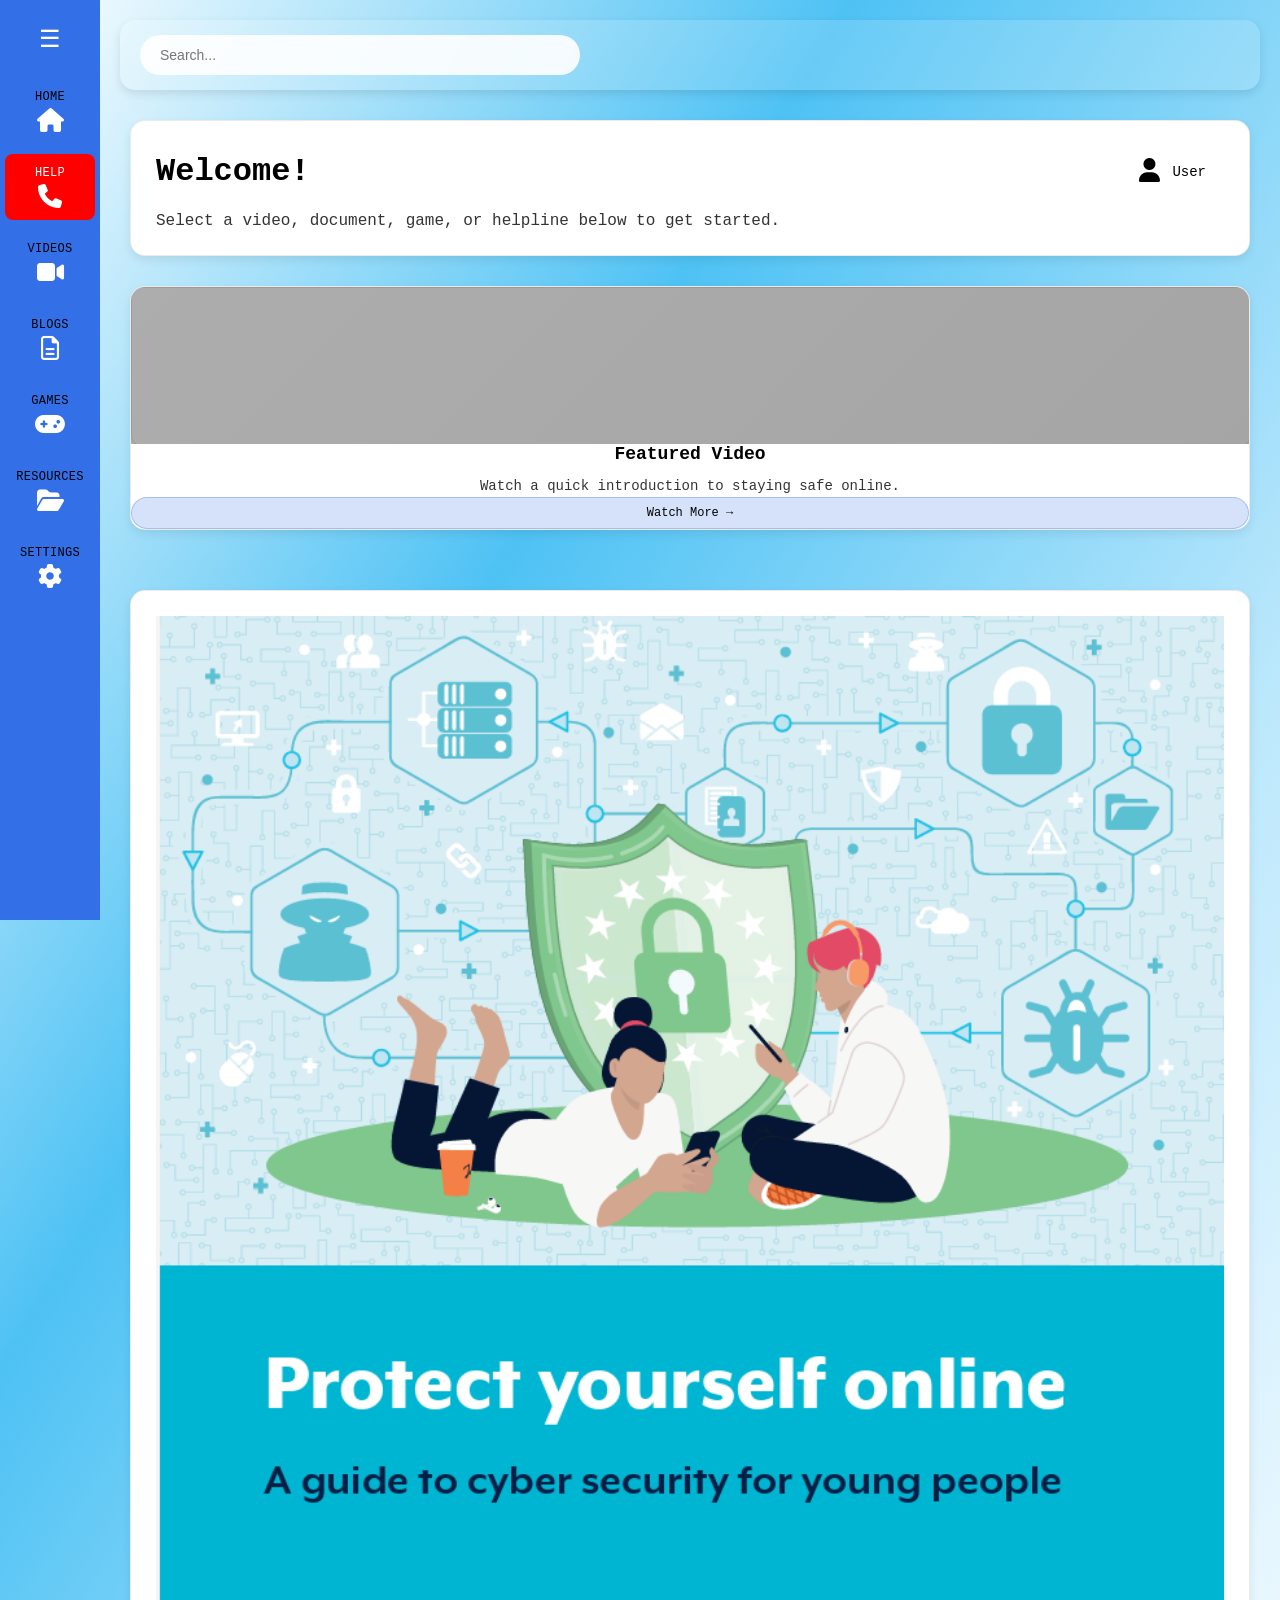
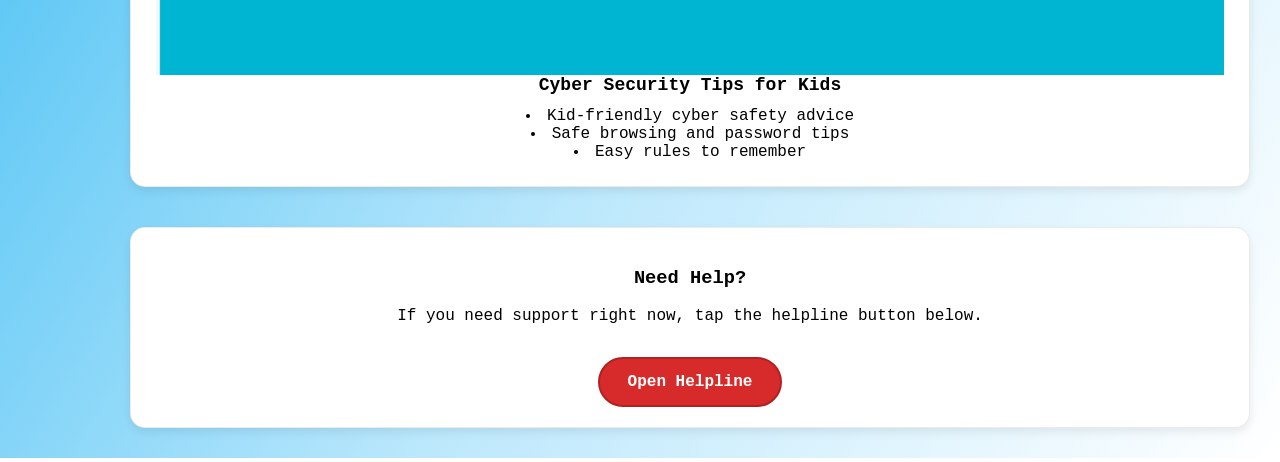
<file: index.html>
<!DOCTYPE html>
<html lang="en">
<head>
  <meta charset="UTF-8">
  <meta name="viewport" content="width=device-width, initial-scale=1.0">
  <title>My Dashboard</title>
  <link rel="stylesheet" href="Homepage.css">
  <link rel="stylesheet" href="https://cdnjs.cloudflare.com/ajax/libs/font-awesome/6.5.1/css/all.min.css"  />
</head>
<body>


  <div class="dashboard">
    <div id="mySidenav" class="sidenav">
      <button id="toggleSidebar" class="toggle-btn" title="Toggle Sidebar">☰</button>
      <a href="#" data-section="home" class="nav-link"><span class="label">Home</span><i class="fa-solid fa-house"></i></a>
      <a href="help.html" data-section="help" class="nav-link"><span class="label">Help</span><i class="fa-solid fa-phone"></i></a>
      <a href="videos.html" data-section="videos" class="nav-link"><span class="label">Videos</span><i class="fa-solid fa-video"></i></a>
      <a href="blogs.html" data-section="blogs" class="nav-link"><span class="label">Blogs</span><i class="fa-regular fa-file-lines"></i></a>
      <a href="games.html" data-section="games" class="nav-link"><span class="label">Games</span><i class="fa-solid fa-gamepad"></i></a>
      <a href="resources.html" data-section="resources" class="nav-link"><span class="label">Resources</span><i class="fa-solid fa-folder-open"></i></a>
      <a href="settings.html" data-section="settings" class="nav-link"><span class="label">Settings</span><i class="fa-solid fa-gear"></i></a>
    </div>
    <div id="main" class="main">
        <div class="topbar">
            <div class="topbar-content">
                <input type="text" class="search" placeholder="Search..." id="searchInput">
            </div>
        </div>
        
        <div class="welcome-card card">
            <div class="welcome-header">
                <h1>Welcome!</h1>
                <div class="user-profile">
                    <span class="user-icon"><i class="fa-solid fa-user"></i></span>
                    <span class="user-name" id="userName">User</span>
                </div>
            </div>
            <p>Select a video, document, game, or helpline below to get started.</p>
        </div>

        <div class="cards-container">
            <div class="video-card card">
                <div class="card-thumbnail video-thumb">
                    <iframe src="https://www.youtube.com/embed/88-FENio9Yw?si=hyarHoquwA7sNolQ" title="Cybersecurity overview" frameborder="0" allow="accelerometer; autoplay; clipboard-write; encrypted-media; gyroscope; picture-in-picture; web-share" allowfullscreen></iframe>
                </div>
                <h3>Featured Video</h3>
                <p>Watch a quick introduction to staying safe online.</p>
                <a href="videos.html" class="card-link">Watch More →</a>
            </div>
           <div class="cards-container">
            <div class="blog-card card">
                <div class="card-thumbnail pdf-thumb">
                    <img src="Screenshot 2026-04-13 194300.png" alt="Protect yourself online thumbnail">
                </div>
            <h3>Cyber Security Tips for Kids</h3>
                    <li>Kid-friendly cyber safety advice</li>
                    <li>Safe browsing and password tips</li>
                    <li>Easy rules to remember</li>
                </ul>
</div>
             <div class="helpline-card card">
                <h3>Need Help?</h3>
                <p>If you need support right now, tap the helpline button below.</p>
                <a href="help.html" class="helpline-button">Open Helpline</a>
            </div>
        </div>
    </div>
  </div>

  <script src="script.js"></script>
</body>
</html>
</file>
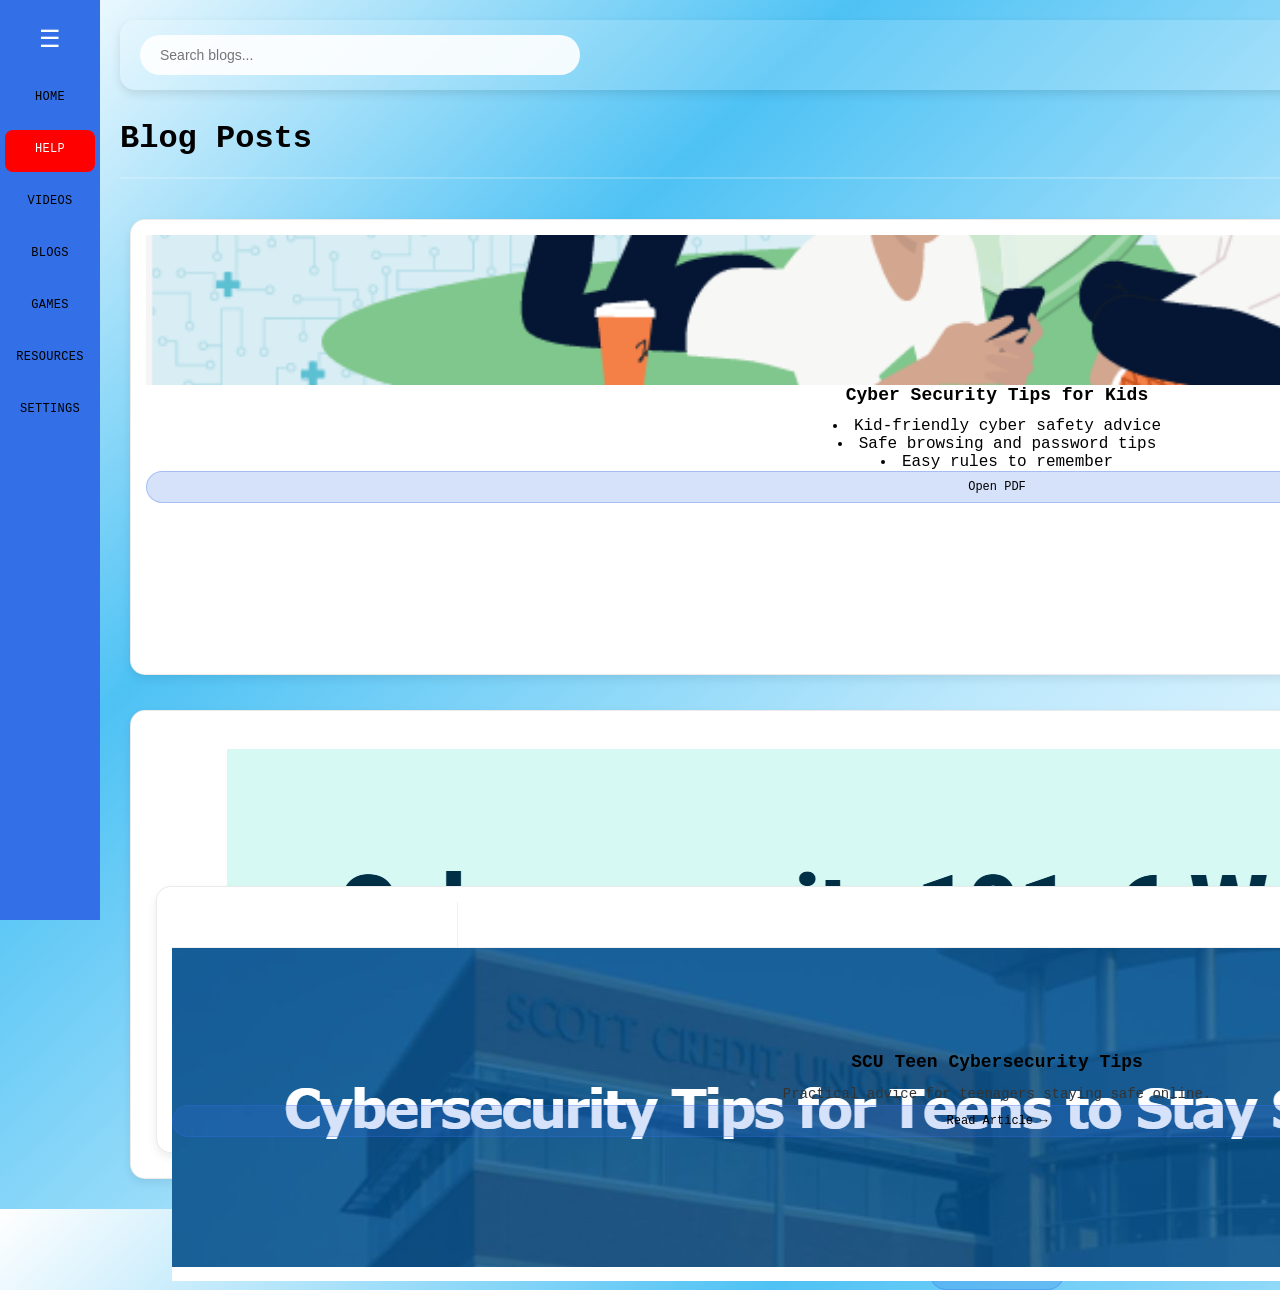
<file: blogs.html>
<!DOCTYPE html>
<html lang="en">
<head>
  <meta charset="UTF-8">
  <meta name="viewport" content="width=device-width, initial-scale=1.0">
  <title>Help Center</title>
  <link rel="stylesheet" href="Homepage.css">
  </head>
<body>

<div class="dashboard">
    <div id="mySidenav" class="sidenav">
      <button id="toggleSidebar" class="toggle-btn" title="Toggle Sidebar">☰</button>
      <a href="index.html" data-section="home" class="nav-link"><span class="label">Home</span><i class="fa-solid fa-house"></i></a>
      <a href="help.html" data-section="help" class="nav-link"><span class="label">Help</span><i class="fa-solid fa-phone"></i></a>
      <a href="videos.html" data-section="videos" class="nav-link"><span class="label">Videos</span><i class="fa-solid fa-video"></i></a>
      <a href="blogs.html" data-section="blogs" class="nav-link"><span class="label">Blogs</span><i class="fa-regular fa-file-lines"></i></a>
      <a href="games.html" data-section="games" class="nav-link"><span class="label">Games</span><i class="fa-solid fa-gamepad"></i></a>
      <a href="resources.html" data-section="resources" class="nav-link"><span class="label">Resources</span><i class="fa-solid fa-folder-open"></i></a>
      <a href="settings.html" data-section="settings" class="nav-link"><span class="label">Settings</span><i class="fa-solid fa-gear"></i></a>
    </div>
    <div id="main" class="main">
        <div class="topbar">
            <div class="topbar-content">
                <input type="text" class="search" placeholder="Search blogs..." id="searchInput">
            </div>
        </div>
        
        <div class="page-header">
    <h1>Blog Posts</h1>
</div>
        <div class="cards-container blogs-grid">
            <div class="blog-card card">
                <div class="card-thumbnail pdf-thumb">
                    <img src="Screenshot 2026-04-13 194300.png" alt="Protect yourself online thumbnail">
                </div>
                <h3>Cyber Security Tips for Kids</h3>
                    <li>Kid-friendly cyber safety advice</li>
                    <li>Safe browsing and password tips</li>
                    <li>Easy rules to remember</li>
                </ul>
                <a href="https://static.fortra.com/terranova-security/pdfs/infographic/fta-tn-7-cyber-security-tips-for-kids-in.pdf" class="card-link" target="_blank" rel="noopener">Open PDF</a>
            </div>
            <div class="blog-card card">
                <div class="card-thumbnail pdf-thumb">
                    <img src="Screenshot 2026-04-13 194338.png" alt="CIA triad cyber security tips thumbnail">
                </div>
                <h3>7 CyberSecurity tips for kids and teens</h3>
                <ul class="pdf-preview">
                    <li>Device safety and smart sharing</li>
                    <li>Responsible online behavior</li>
                    <li>Trusted student learning resource</li>
                </ul>
                <a href="https://phhs.sa.schooltv.me/sites/default/files/editions-resources/cybersafety/CyberSafety_FS7.pdf" class="card-link" target="_blank" rel="noopener">Open PDF</a>
            </div>
            <div class="blog-card card">
                <div class="card-thumbnail">
                  <img src="Screenshot 2026-04-15 200401.png" alt="Girls Who Code Safety Tips thumbnail">
                <h3>Girls Who Code Safety Tips</h3>
                <p>Read online safety guidance for young users from Girls Who Code.</p>
                <a href="https://girlswhocode.com/news/6waystostaysafe-2" class="card-link" target="_blank" rel="noopener">Read Article →</a>
            </div>
            <div class="blog-card card">
                <div class="card-thumbnail">
                  <img src="Screenshot 2026-04-15 200857.png" alt="SCU Teen Cybersecurity Tips thumbnail">
                </div>
                <h3>SCU Teen Cybersecurity Tips</h3>
                <p>Practical advice for teenagers staying safe online.</p>
                <a href="https://www.scu.org/cybersecurity-tips-for-teens-to-stay-safe-online/" class="card-link" target="_blank" rel="noopener">Read Article →</a>
            </div>
        </div>
    </div>
  </div>

  <script src="script.js"></script>
  <script>
    document.addEventListener('DOMContentLoaded', () => {
      const navLinks = document.querySelectorAll('.nav-link');
      navLinks.forEach(link => {
        link.addEventListener('click', (e) => {
          const href = link.getAttribute('href');
          if (href && href !== '#') {
            window.location.href = href;
          }
        });
      });
    });
  </script>
</body>
</html>
</file>
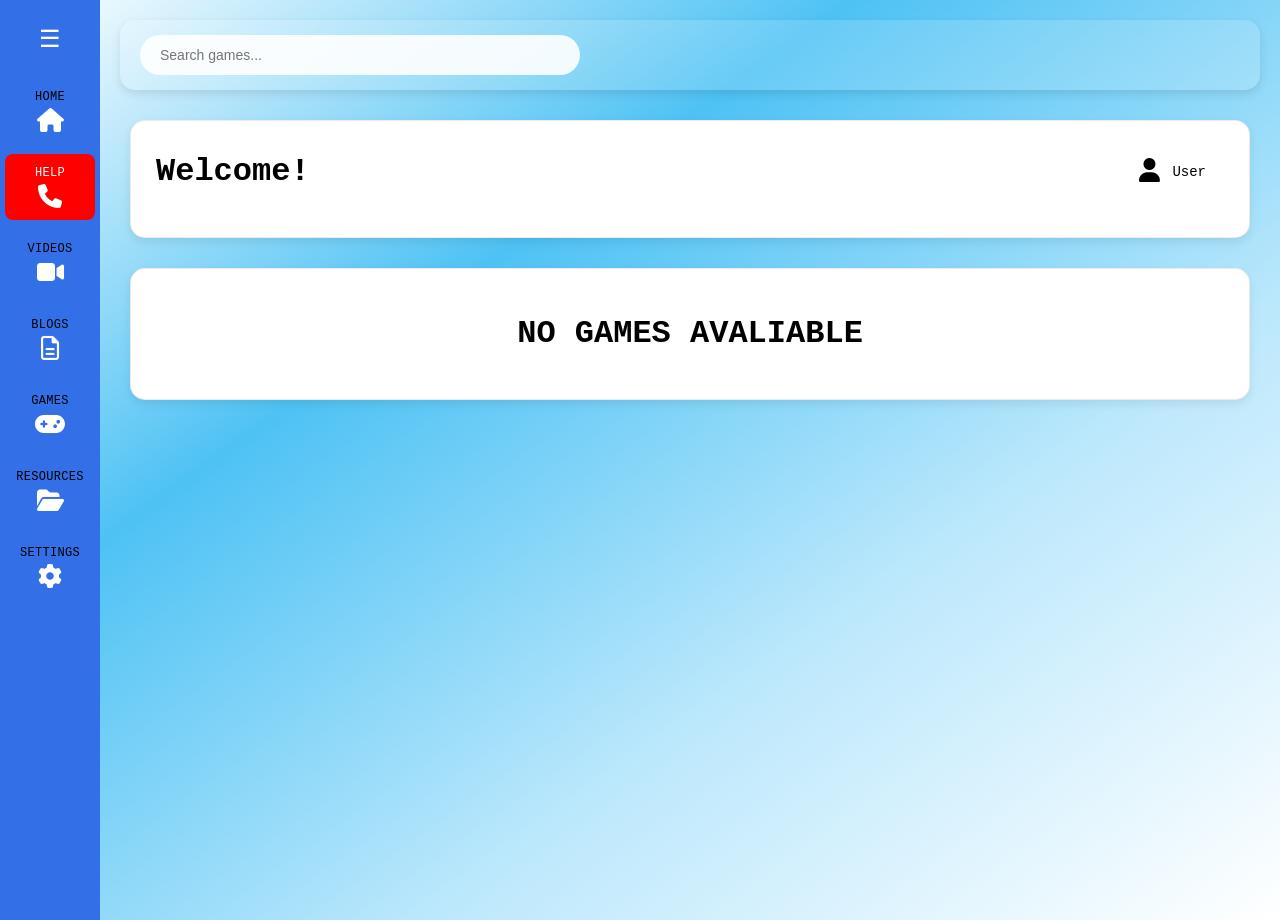
<file: games.html>
<!DOCTYPE html>
<html lang="en">
<head>
  <meta charset="UTF-8">
  <meta name="viewport" content="width=device-width, initial-scale=1.0">
  <title>Games</title>
  <link rel="stylesheet" href="Homepage.css">
  <link rel="stylesheet" href="https://cdnjs.cloudflare.com/ajax/libs/font-awesome/6.5.1/css/all.min.css" integrity="sha512-DTOQO9RWCH3ppGqcWaEA1BIZOC6xxalwEsw9c2QQeAIftl+Vegovlnee1c9QX4TctnWMn13TZye+giMm8e2LwA==" crossorigin="anonymous" referrerpolicy="no-referrer" />
</head>
<body>

 <div class="dashboard">
    <div id="mySidenav" class="sidenav">
      <button id="toggleSidebar" class="toggle-btn" title="Toggle Sidebar">☰</button>
      <a href="index.html" data-section="home" class="nav-link"><span class="label">Home</span><i class="fa-solid fa-house"></i></a>
      <a href="help.html" data-section="help" class="nav-link"><span class="label">Help</span><i class="fa-solid fa-phone"></i></a>
      <a href="videos.html" data-section="videos" class="nav-link"><span class="label">Videos</span><i class="fa-solid fa-video"></i></a>
      <a href="blogs.html" data-section="blogs" class="nav-link"><span class="label">Blogs</span><i class="fa-regular fa-file-lines"></i></a>
      <a href="games.html" data-section="games" class="nav-link"><span class="label">Games</span><i class="fa-solid fa-gamepad"></i></a>
      <a href="resources.html" data-section="resources" class="nav-link"><span class="label">Resources</span><i class="fa-solid fa-folder-open"></i></a>
      <a href="settings.html" data-section="settings" class="nav-link"><span class="label">Settings</span><i class="fa-solid fa-gear"></i></a>
    </div>
    <div id="main" class="main">
        <div class="topbar">
            <div class="topbar-content">
                <input type="text" class="search" placeholder="Search games..." id="searchInput">
            </div>
        </div>
        
        <div class="welcome-card card">
            <div class="welcome-header">
                <h1>Welcome!</h1>
                <div class="user-profile">
                    <span class="user-icon"><i class="fa-solid fa-user"></i></span>
                    <span class="user-name" id="userName">User</span>
                </div>
            </div>
           

        </div>

        <div class="cards-container">
            <div class="content-card card">
                <h1>NO GAMES  AVALIABLE</h1>
            </div>
        </div>
    </div>
  <script src="script.js"></script>
  <script>
    document.addEventListener('DOMContentLoaded', () => {
      const navLinks = document.querySelectorAll('.nav-link');
      navLinks.forEach(link => {
        link.addEventListener('click', (e) => {
          const href = link.getAttribute('href');
          if (href && href !== '#') {
            window.location.href = href;
          }
        });
      });
      
      // Allow customizing profile on games page
      const userProfile = document.querySelector('.user-profile');
      if (userProfile) {
        userProfile.addEventListener('click', customizeUserProfile);
      }
    });
  </script>
</body>
</html>
</file>
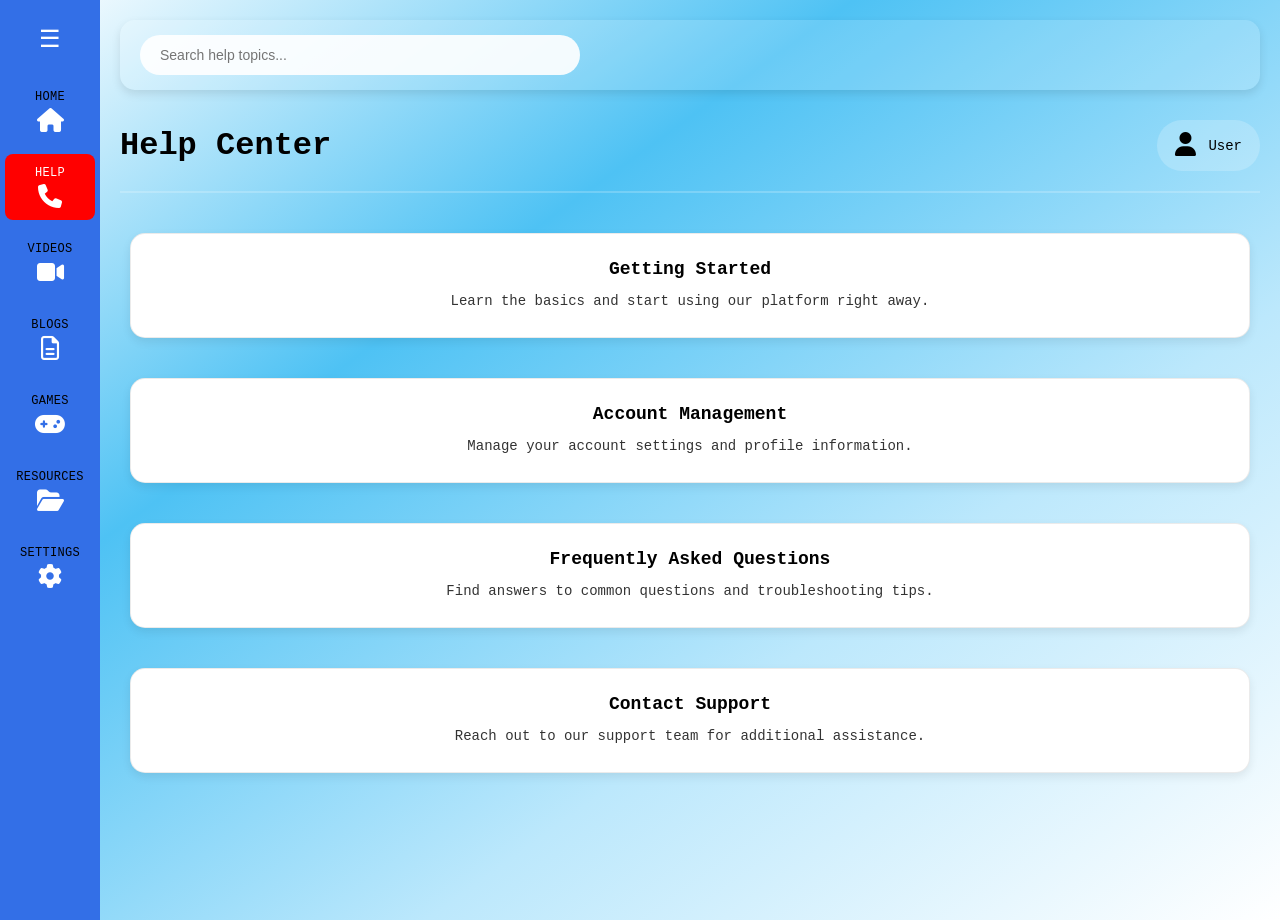
<file: help.html>
<!DOCTYPE html>
<html lang="en">
<head>
  <meta charset="UTF-8">
  <meta name="viewport" content="width=device-width, initial-scale=1.0">
  <title>Help Center</title>
  <link rel="stylesheet" href="Homepage.css">
  <link rel="stylesheet" href="https://cdnjs.cloudflare.com/ajax/libs/font-awesome/6.5.1/css/all.min.css" integrity="sha512-DTOQO9RWCH3ppGqcWaEA1BIZOC6xxalwEsw9c2QQeAIftl+Vegovlnee1c9QX4TctnWMn13TZye+giMm8e2LwA==" crossorigin="anonymous" referrerpolicy="no-referrer" />
</head>
<body>

 <div class="dashboard">
    <div id="mySidenav" class="sidenav">
      <button id="toggleSidebar" class="toggle-btn" title="Toggle Sidebar">☰</button>
      <a href="index.html" data-section="home" class="nav-link"><span class="label">Home</span><i class="fa-solid fa-house"></i></a>
      <a href="help.html" data-section="help" class="nav-link"><span class="label">Help</span><i class="fa-solid fa-phone"></i></a>
      <a href="videos.html" data-section="videos" class="nav-link"><span class="label">Videos</span><i class="fa-solid fa-video"></i></a>
      <a href="blogs.html" data-section="blogs" class="nav-link"><span class="label">Blogs</span><i class="fa-regular fa-file-lines"></i></a>
      <a href="games.html" data-section="games" class="nav-link"><span class="label">Games</span><i class="fa-solid fa-gamepad"></i></a>
      <a href="resources.html" data-section="resources" class="nav-link"><span class="label">Resources</span><i class="fa-solid fa-folder-open"></i></a>
      <a href="settings.html" data-section="settings" class="nav-link"><span class="label">Settings</span><i class="fa-solid fa-gear"></i></a>
    </div>
    <div id="main" class="main">
        <div class="topbar">
            <div class="topbar-content">
                <input type="text" class="search" placeholder="Search help topics..." id="searchInput">
            </div>
        </div>
        
        <div class="page-header">
            <h1>Help Center</h1>
            <div class="user-profile">
                <span class="user-icon"><i class="fa-solid fa-user"></i></span>
                <span class="user-name" id="userName">User</span>
            </div>
        </div>

        <div class="cards-container">
            <div class="content-card card">
                <h3>Getting Started</h3>
                <p>Learn the basics and start using our platform right away.</p>
            </div>
            <div class="content-card card">
                <h3>Account Management</h3>
                <p>Manage your account settings and profile information.</p>
            </div>
            <div class="content-card card">
                <h3>Frequently Asked Questions</h3>
                <p>Find answers to common questions and troubleshooting tips.</p>
            </div>
            <div class="content-card card">
                <h3>Contact Support</h3>
                <p>Reach out to our support team for additional assistance.</p>
            </div>
        </div>
    </div>
  </div>

  <script src="script.js"></script>
  <script>
    document.addEventListener('DOMContentLoaded', () => {
      const navLinks = document.querySelectorAll('.nav-link');
      navLinks.forEach(link => {
        link.addEventListener('click', (e) => {
          const href = link.getAttribute('href');
          if (href && href !== '#') {
            window.location.href = href;
          }
        });
      });
    });
  </script>
</body>
</html>
</file>
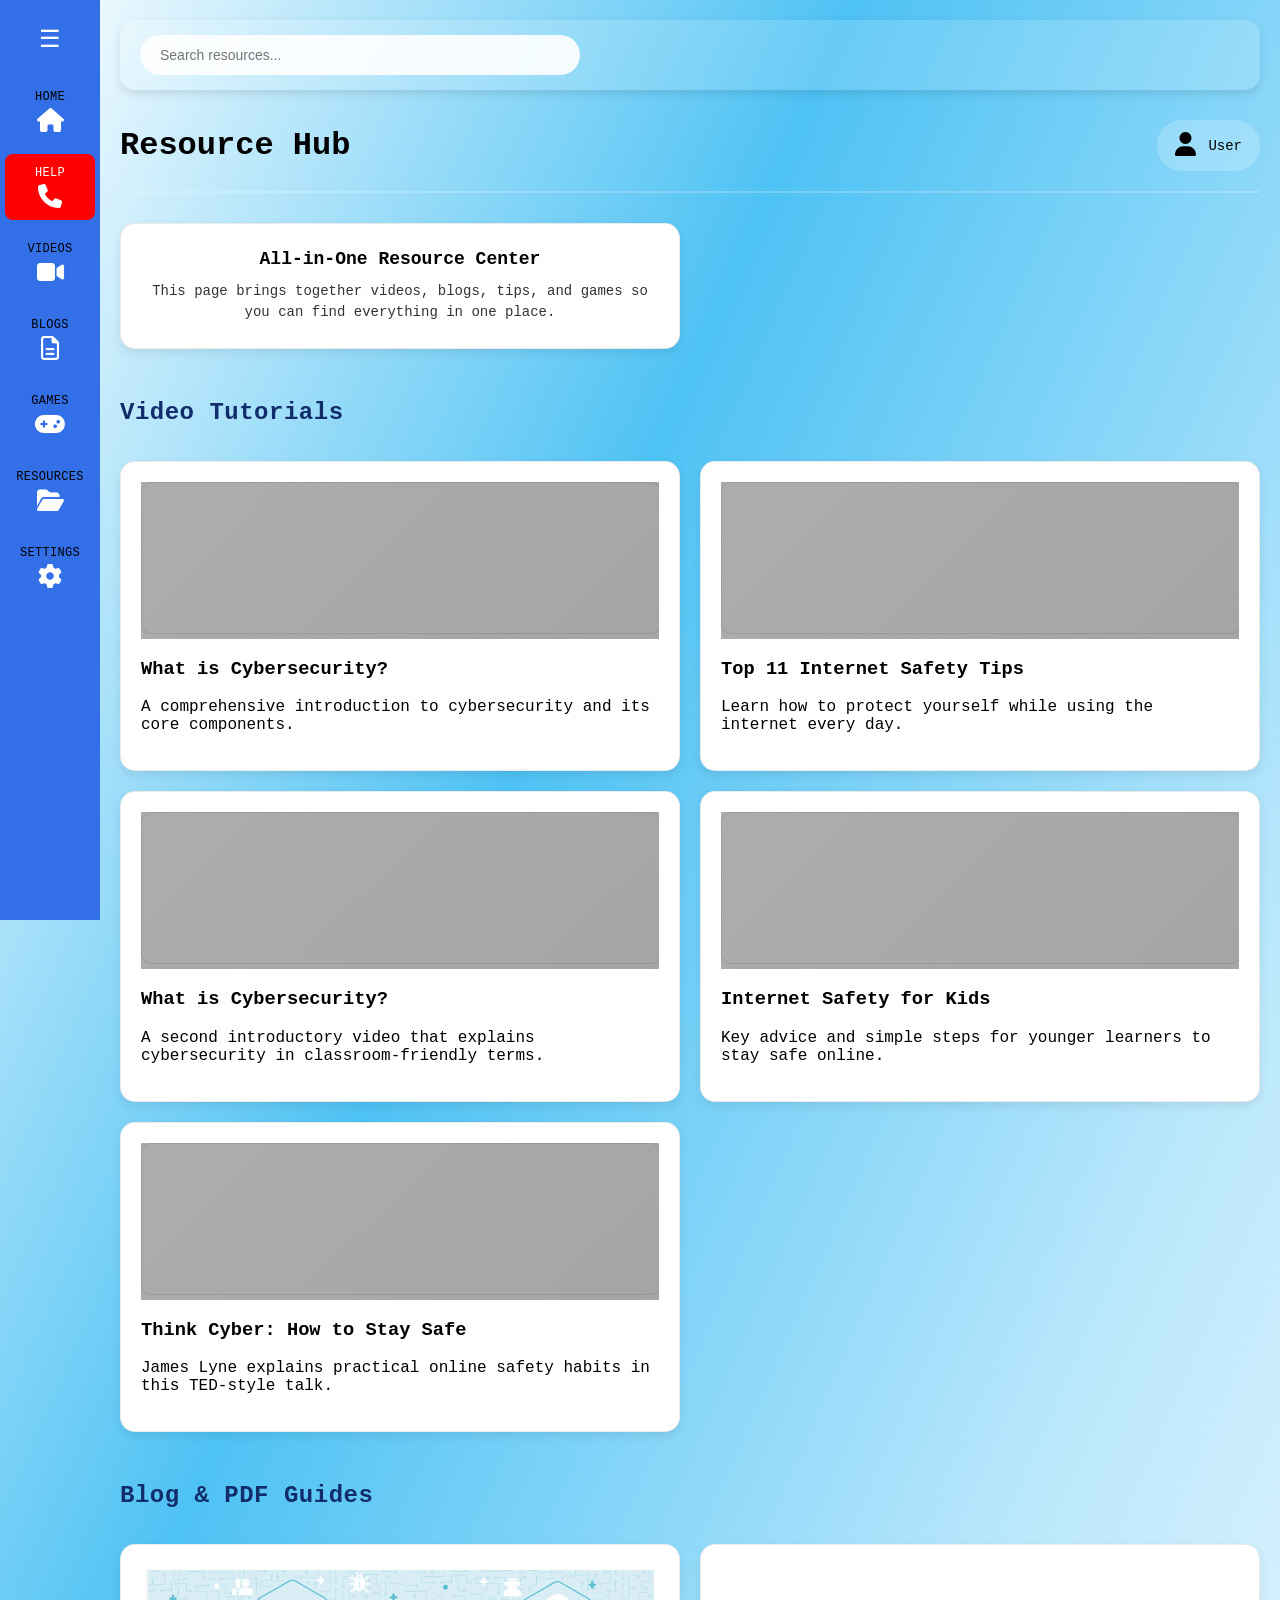
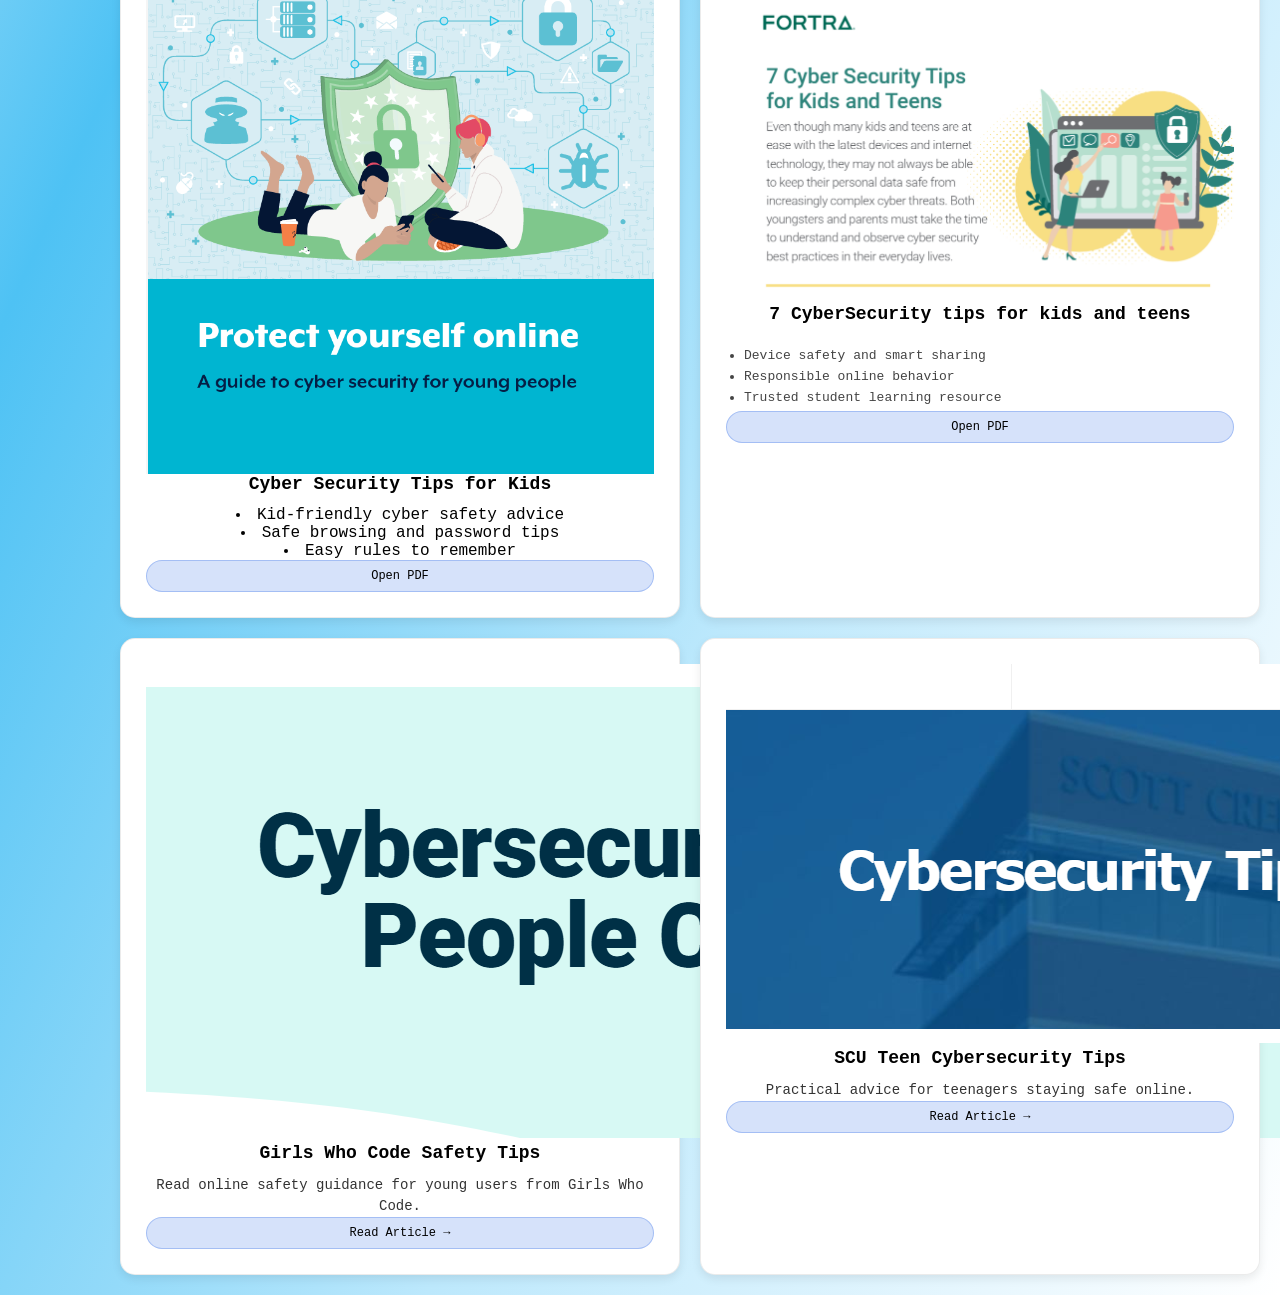
<file: resources.html>
<!DOCTYPE html>
<html lang="en">
<head>
  <meta charset="UTF-8">
  <meta name="viewport" content="width=device-width, initial-scale=1.0">
  <title>Resources</title>
  <link rel="stylesheet" href="Homepage.css">
  <link rel="stylesheet" href="https://cdnjs.cloudflare.com/ajax/libs/font-awesome/6.5.1/css/all.min.css" integrity="sha512-DTOQO9RWCH3ppGqcWaEA1BIZOC6xxalwEsw9c2QQeAIftl+Vegovlnee1c9QX4TctnWMn13TZye+giMm8e2LwA==" crossorigin="anonymous" referrerpolicy="no-referrer" />
</head>
<body class="resources-page">
  <div class="dashboard">
    <div id="mySidenav" class="sidenav">
      <button id="toggleSidebar" class="toggle-btn" title="Toggle Sidebar">☰</button>
      <a href="index.html" data-section="home" class="nav-link"><span class="label">Home</span><i class="fa-solid fa-house"></i></a>
      <a href="help.html" data-section="help" class="nav-link"><span class="label">Help</span><i class="fa-solid fa-phone"></i></a>
      <a href="videos.html" data-section="videos" class="nav-link"><span class="label">Videos</span><i class="fa-solid fa-video"></i></a>
      <a href="blogs.html" data-section="blogs" class="nav-link"><span class="label">Blogs</span><i class="fa-regular fa-file-lines"></i></a>
      <a href="games.html" data-section="games" class="nav-link"><span class="label">Games</span><i class="fa-solid fa-gamepad"></i></a>
      <a href="resources.html" data-section="resources" class="nav-link"><span class="label">Resources</span><i class="fa-solid fa-folder-open"></i></a>
      <a href="settings.html" data-section="settings" class="nav-link"><span class="label">Settings</span><i class="fa-solid fa-gear"></i></a>
    </div>
    <div id="main" class="main">
      <div class="topbar">
        <div class="topbar-content">
          <input type="text" class="search" placeholder="Search resources..." id="searchInput">
        </div>
      </div>
      <div class="page-header">
        <h1>Resource Hub</h1>
        <div class="user-profile">
          <span class="user-icon"><i class="fa-solid fa-user"></i></span>
          <span class="user-name" id="userName">User</span>
        </div>
      </div>
      <div class="cards-container">
        <div class="content-card card">
          <h3>All-in-One Resource Center</h3>
          <p>This page brings together videos, blogs, tips, and games so you can find everything in one place.</p>
        </div>

        <h2 class="section-title">Video Tutorials</h2>
        <div class="card">
          <div class="card-thumbnail video-thumb">
            <iframe width="560" height="315" src="https://www.youtube.com/embed/88-FENio9Yw?si=hyarHoquwA7sNolQ" title="YouTube video player" frameborder="0" allow="accelerometer; autoplay; clipboard-write; encrypted-media; gyroscope; picture-in-picture; web-share" referrerpolicy="strict-origin-when-cross-origin" allowfullscreen></iframe>
          </div>
          <h3>What is Cybersecurity?</h3>
          <p>A comprehensive introduction to cybersecurity and its core components.</p>
        </div>
        <div class="card">
          <div class="card-thumbnail video-thumb">
            <iframe width="560" height="315" src="https://www.youtube.com/embed/aO858HyFbKI?si=lUyDLmh5P0nRdULs" title="YouTube video player" frameborder="0" allow="accelerometer; autoplay; clipboard-write; encrypted-media; gyroscope; picture-in-picture; web-share" referrerpolicy="strict-origin-when-cross-origin" allowfullscreen></iframe>
          </div>
          <h3>Top 11 Internet Safety Tips</h3>
          <p>Learn how to protect yourself while using the internet every day.</p>
        </div>
        <div class="card">
          <div class="card-thumbnail video-thumb">
            <iframe width="560" height="315" src="https://www.youtube.com/embed/shQEXpUwaIY?si=8Te_zf47el9YyYsF" title="YouTube video player" frameborder="0" allow="accelerometer; autoplay; clipboard-write; encrypted-media; gyroscope; picture-in-picture; web-share" referrerpolicy="strict-origin-when-cross-origin" allowfullscreen></iframe>
          </div>
          <h3>What is Cybersecurity?</h3>
          <p>A second introductory video that explains cybersecurity in classroom-friendly terms.</p>
        </div>
        <div class="card">
          <div class="card-thumbnail video-thumb">
            <iframe width="560" height="315" src="https://www.youtube.com/embed/s-Iy3_5lC5g?si=rXoI0uXnYmUotKs7" title="YouTube video player" frameborder="0" allow="accelerometer; autoplay; clipboard-write; encrypted-media; gyroscope; picture-in-picture; web-share" referrerpolicy="strict-origin-when-cross-origin" allowfullscreen></iframe>
          </div>
          <h3>Internet Safety for Kids</h3>
          <p>Key advice and simple steps for younger learners to stay safe online.</p>
        </div>
        <div class="card">
          <div class="card-thumbnail video-thumb">
            <iframe width="560" height="315" src="https://www.youtube.com/embed/DXgYJb67Fyc?si=XCpndh9C5EWiDRJB" title="YouTube video player" frameborder="0" allow="accelerometer; autoplay; clipboard-write; encrypted-media; gyroscope; picture-in-picture; web-share" referrerpolicy="strict-origin-when-cross-origin" allowfullscreen></iframe>
          </div>
          <h3>Think Cyber: How to Stay Safe</h3>
          <p>James Lyne explains practical online safety habits in this TED-style talk.</p>
        </div>

        <h2 class="section-title">Blog & PDF Guides</h2>
        <div class="blog-card card">
           <div class="card-thumbnail pdf-thumb">
                    <img src="Screenshot 2026-04-13 194300.png" alt="Protect yourself online thumbnail">
                </div>
                <h3>Cyber Security Tips for Kids</h3>
                    <li>Kid-friendly cyber safety advice</li>
                    <li>Safe browsing and password tips</li>
                    <li>Easy rules to remember</li>
                </ul>
                <a href="https://static.fortra.com/terranova-security/pdfs/infographic/fta-tn-7-cyber-security-tips-for-kids-in.pdf" class="card-link" target="_blank" rel="noopener">Open PDF</a>
            </div>
            <div class="blog-card card">
                <div class="card-thumbnail pdf-thumb">
                    <img src="Screenshot 2026-04-13 194338.png" alt="CIA triad cyber security tips thumbnail">
                </div>
                <h3>7 CyberSecurity tips for kids and teens</h3>
                <ul class="pdf-preview">
                    <li>Device safety and smart sharing</li>
                    <li>Responsible online behavior</li>
                    <li>Trusted student learning resource</li>
                </ul>
                <a href="https://phhs.sa.schooltv.me/sites/default/files/editions-resources/cybersafety/CyberSafety_FS7.pdf" class="card-link" target="_blank" rel="noopener">Open PDF</a>
            </div>
            <div class="blog-card card">
                <div class="card-thumbnail">
                  <img src="Screenshot 2026-04-15 200401.png" alt="Girls Who Code Safety Tips thumbnail">
                </div>
                <h3>Girls Who Code Safety Tips</h3>
                <p>Read online safety guidance for young users from Girls Who Code.</p>
                <a href="https://girlswhocode.com/news/6waystostaysafe-2" class="card-link" target="_blank" rel="noopener">Read Article →</a>
            </div>

            <div class="blog-card card">
                <div class="card-thumbnail">
                  <img src="Screenshot 2026-04-15 200857.png" alt="SCU Teen Cybersecurity Tips thumbnail">
                </div>
                <h3>SCU Teen Cybersecurity Tips</h3>
                <p>Practical advice for teenagers staying safe online.</p>
                <a href="https://www.scu.org/cybersecurity-tips-for-teens-to-stay-safe-online/" class="card-link" target="_blank" rel="noopener">Read Article →</a>
             </div>
        
        </div>

        
        
        </div>
      </div>
    </div>
  </div>
  <script src="script.js"></script>
  <script>
    document.addEventListener('DOMContentLoaded', () => {
      const navLinks = document.querySelectorAll('.nav-link');
      navLinks.forEach(link => {
        link.addEventListener('click', (e) => {
          const href = link.getAttribute('href');
          if (href && href !== '#') {
            window.location.href = href;
          }
        });
      });
    });
  </script>
</body>
</html>
</file>
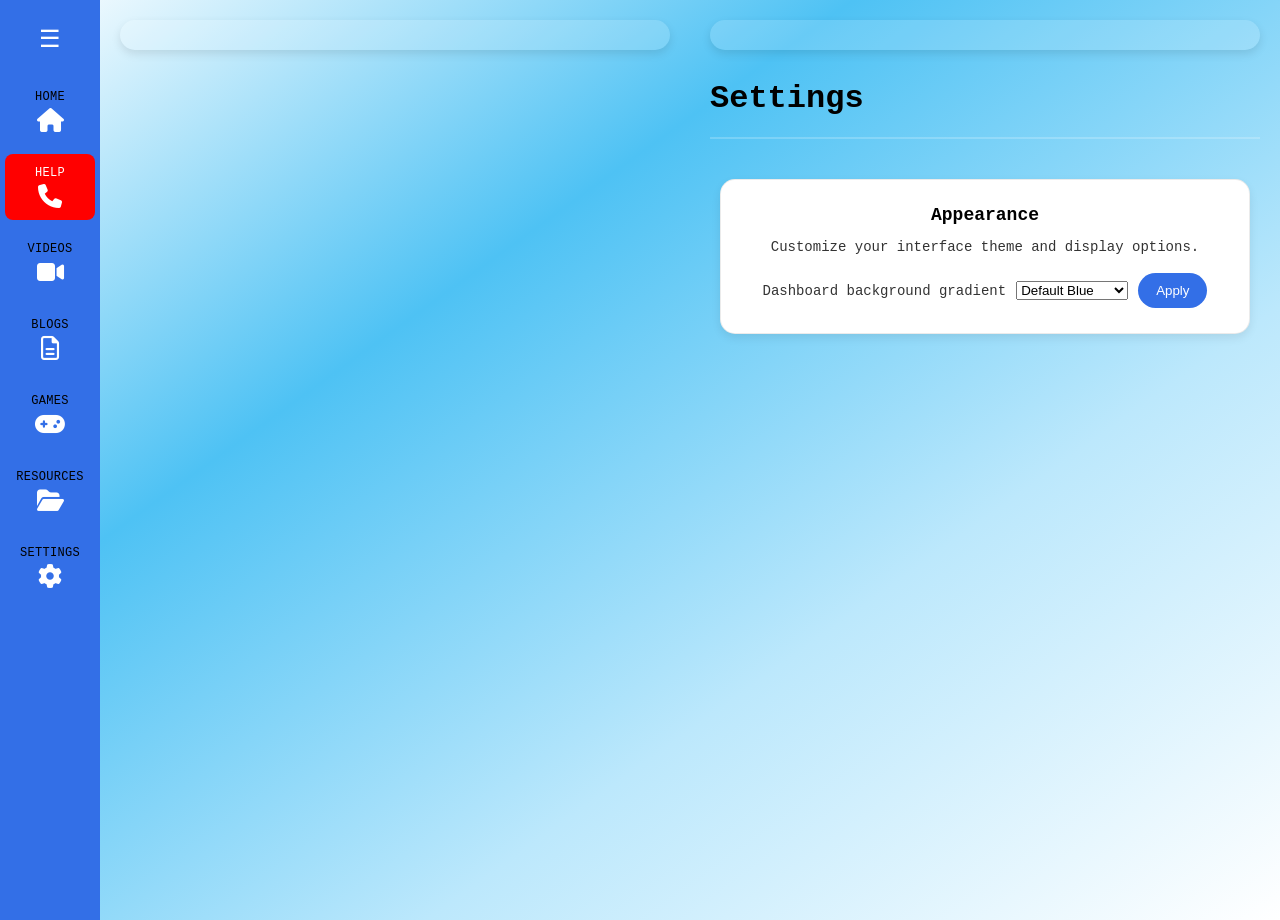
<file: settings.html>
<!DOCTYPE html>
<html lang="en">
<head>
  <meta charset="UTF-8">
  <meta name="viewport" content="width=device-width, initial-scale=1.0">
  <title>Settings</title>
  <link rel="stylesheet" href="Homepage.css">
  <link rel="stylesheet" href="https://cdnjs.cloudflare.com/ajax/libs/font-awesome/6.5.1/css/all.min.css" integrity="sha512-DTOQO9RWCH3ppGqcWaEA1BIZOC6xxalwEsw9c2QQeAIftl+Vegovlnee1c9QX4TctnWMn13TZye+giMm8e2LwA==" crossorigin="anonymous" referrerpolicy="no-referrer" />
</head>
<body>

  <div class="dashboard">
    <div id="mySidenav" class="sidenav">
      <button id="toggleSidebar" class="toggle-btn" title="Toggle Sidebar">☰</button>
      <a href="index.html" data-section="home" class="nav-link"><span class="label">Home</span><i class="fa-solid fa-house"></i></a>
      <a href="help.html" data-section="help" class="nav-link"><span class="label">Help</span><i class="fa-solid fa-phone"></i></a>
      <a href="videos.html" data-section="videos" class="nav-link"><span class="label">Videos</span><i class="fa-solid fa-video"></i></a>
      <a href="blogs.html" data-section="blogs" class="nav-link"><span class="label">Blogs</span><i class="fa-regular fa-file-lines"></i></a>
      <a href="games.html" data-section="games" class="nav-link"><span class="label">Games</span><i class="fa-solid fa-gamepad"></i></a>
      <a href="resources.html" data-section="resources" class="nav-link"><span class="label">Resources</span><i class="fa-solid fa-folder-open"></i></a>
      <a href="settings.html" data-section="settings" class="nav-link"><span class="label">Settings</span><i class="fa-solid fa-gear"></i></a>
    </div>
    <div id="main" class="main">
        <div class="topbar">
            <div class="topbar-content"></div>
            </div>
        </div>
    <div id="main" class="main">
        <div class="topbar">
            <div class="topbar-content">
            </div>

        </div>
        
        <div class="page-header">
            <h1>Settings</h1>
            
        </div>

        <div class="cards-container">
            <div class="settings-card card">
                <h3>Appearance</h3>
                <p>Customize your interface theme and display options.</p>
                <div class="appearance-control">
                    <label for="backgroundGradient">Dashboard background gradient</label>
                    <select id="backgroundGradient">
                        <option value="linear-gradient(to right bottom, white, #4ec2f4, #bce8fc, white)">Default Blue</option>
                        <option value="linear-gradient(to right bottom, white, #ff6b6b, #ffa726, white)">Sunset Orange</option>
                        <option value="linear-gradient(to right bottom, white, #66bb6a, #81c784, white)">Forest Green</option>
                        <option value="linear-gradient(to right bottom, white, #ab47bc, #ba68c8, white)">Purple Dream</option>
                        <option value="linear-gradient(to right bottom, white, #26a69a, #4db6ac, white)">Teal Waves</option>
                    </select>
                    <button type="button" id="applyBackground">Apply</button>
                </div>
            </div>
            </div>
        </div>
    </div>
  </div>

  <script src="script.js"></script>
</body>
</html>
</file>
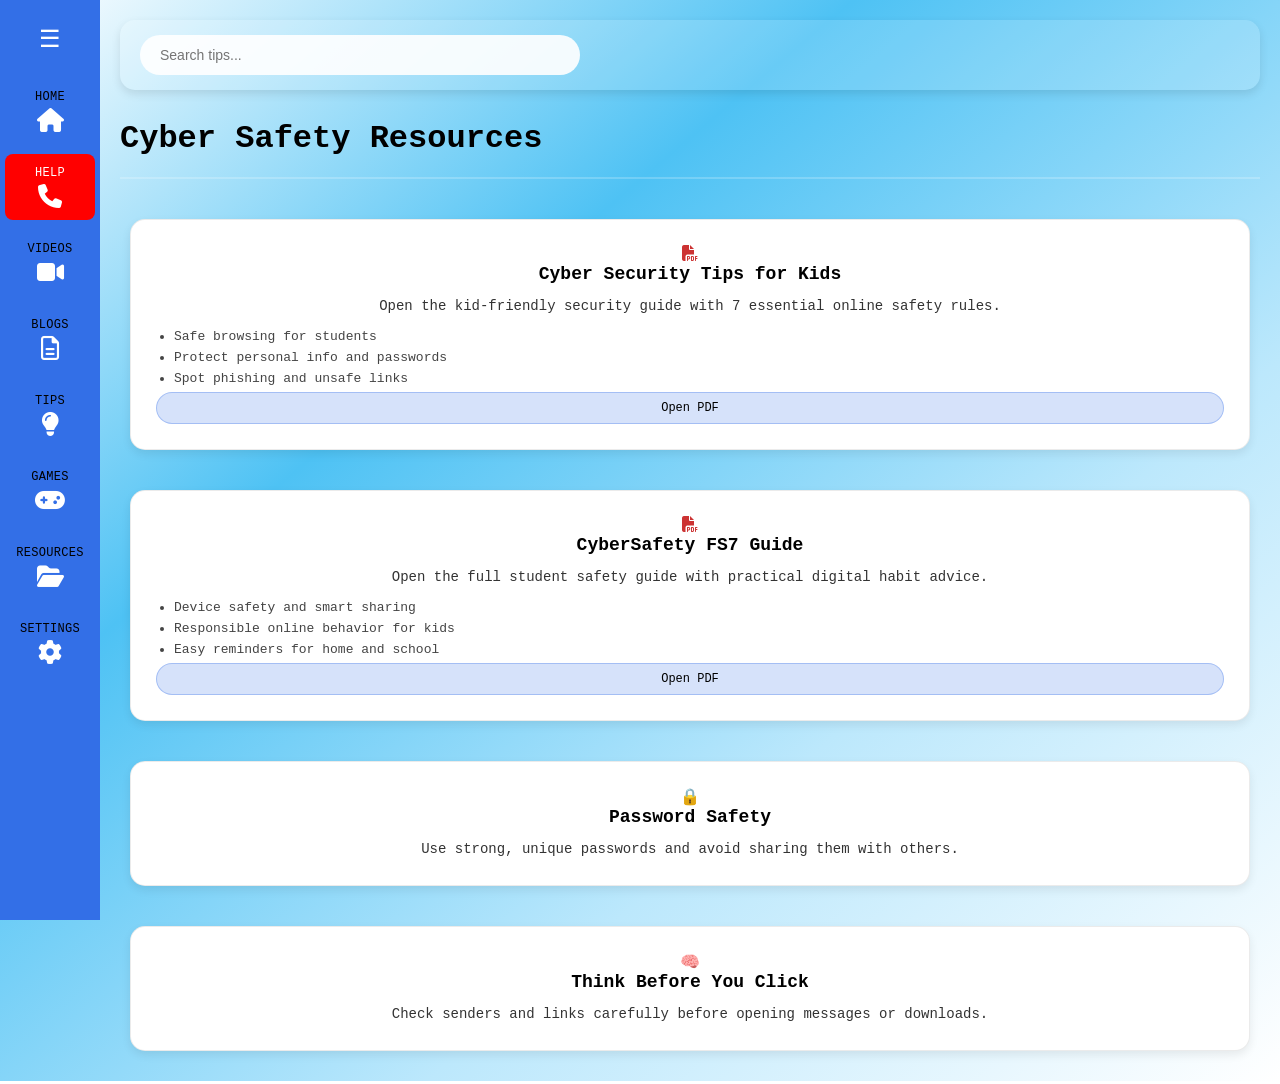
<file: tips.html>
<!DOCTYPE html>
<html lang="en">
<head>
  <meta charset="UTF-8">
  <meta name="viewport" content="width=device-width, initial-scale=1.0">
  <title>Cyber Safety Resources</title>
  <link rel="stylesheet" href="Homepage.css">
  <link rel="stylesheet" href="https://cdnjs.cloudflare.com/ajax/libs/font-awesome/6.5.1/css/all.min.css" integrity="sha512-DTOQO9RWCH3ppGqcWaEA1BIZOC6xxalwEsw9c2QQeAIftl+Vegovlnee1c9QX4TctnWMn13TZye+giMm8e2LwA==" crossorigin="anonymous" referrerpolicy="no-referrer" />
</head>
<body>

 <div class="dashboard">
    <div id="mySidenav" class="sidenav">
      <button id="toggleSidebar" class="toggle-btn" title="Toggle Sidebar">☰</button>
      <a href="index.html" data-section="home" class="nav-link"><span class="label">Home</span><i class="fa-solid fa-house"></i></a>
      <a href="help.html" data-section="help" class="nav-link"><span class="label">Help</span><i class="fa-solid fa-phone"></i></a>
      <a href="videos.html" data-section="videos" class="nav-link"><span class="label">Videos</span><i class="fa-solid fa-video"></i></a>
      <a href="blogs.html" data-section="blogs" class="nav-link"><span class="label">Blogs</span><i class="fa-regular fa-file-lines"></i></a>
      <a href="tips.html" data-section="tips" class="nav-link"><span class="label">Tips</span><i class="fa-solid fa-lightbulb"></i></a>
      <a href="games.html" data-section="games" class="nav-link"><span class="label">Games</span><i class="fa-solid fa-gamepad"></i></a>
      <a href="resources.html" data-section="resources" class="nav-link"><span class="label">Resources</span><i class="fa-solid fa-folder-open"></i></a>
      <a href="settings.html" data-section="settings" class="nav-link"><span class="label">Settings</span><i class="fa-solid fa-gear"></i></a>
    </div>
    <div id="main" class="main">
        <div class="topbar">
            <div class="topbar-content">
                <input type="text" class="search" placeholder="Search tips..." id="searchInput">
            </div>
        </div>
        
        <div class="page-header">
            <h1>Cyber Safety Resources</h1>
        </div>

        <div class="cards-container">
            <div class="tip-card card">
                <div class="card-thumbnail pdf-thumb">
                    <i class="fa-solid fa-file-pdf"></i>
                </div>
                <h3>Cyber Security Tips for Kids</h3>
                <p>Open the kid-friendly security guide with 7 essential online safety rules.</p>
                <ul class="pdf-preview">
                  <li>Safe browsing for students</li>
                  <li>Protect personal info and passwords</li>
                  <li>Spot phishing and unsafe links</li>
                </ul>
                <a href="https://static.fortra.com/terranova-security/pdfs/infographic/fta-tn-7-cyber-security-tips-for-kids-in.pdf" class="card-link" target="_blank" rel="noopener">Open PDF</a>
            </div>
            <div class="tip-card card">
                <div class="card-thumbnail pdf-thumb">
                    <i class="fa-solid fa-file-pdf"></i>
                </div>
                <h3>CyberSafety FS7 Guide</h3>
                <p>Open the full student safety guide with practical digital habit advice.</p>
                <ul class="pdf-preview">
                  <li>Device safety and smart sharing</li>
                  <li>Responsible online behavior for kids</li>
                  <li>Easy reminders for home and school</li>
                </ul>
                <a href="https://phhs.sa.schooltv.me/sites/default/files/editions-resources/cybersafety/CyberSafety_FS7.pdf" class="card-link" target="_blank" rel="noopener">Open PDF</a>
            </div>
            <div class="tip-card card">
                <div class="card-thumbnail">🔒</div>
                <h3>Password Safety</h3>
                <p>Use strong, unique passwords and avoid sharing them with others.</p>
            </div>
            <div class="tip-card card">
                <div class="card-thumbnail">🧠</div>
                <h3>Think Before You Click</h3>
                <p>Check senders and links carefully before opening messages or downloads.</p>
            </div>
        </div>
    </div>
  </div>

  <script src="script.js"></script>
  <script>
    document.addEventListener('DOMContentLoaded', () => {
      const navLinks = document.querySelectorAll('.nav-link');
      navLinks.forEach(link => {
        link.addEventListener('click', (e) => {
          const href = link.getAttribute('href');
          if (href && href !== '#') {
            window.location.href = href;
          }
        });
      });
    });
  </script>
</body>
</html>
</file>
<file: Homepage.css>
body {
  margin: 0;
  font-family: monospace, monospace;

  background: linear-gradient(
    to right bottom, 
   white,
    #4ec2f4,
    #bce8fc,
    white
  );
}

/* Layout */
.dashboard {
  display: flex;
  min-height: 100vh;
}

/* Sidebar */
.sidenav  {
    background: #336fe7;
  display: flex;
  flex-direction: column;
  align-items: center;
  gap: 10px;
  padding: 10px 0;
  width: 100px;
  height: 100vh;
  overflow-y: auto;
  transition: width 0.3s ease;
  position: relative;
}

.sidenav.collapsed {
  width: 60px;
}

.sidenav.collapsed a .label {
  display: none;
}

.sidenav.collapsed .nav-link {
  width: 100%;
  justify-content: center;
}

.sidenav.collapsed i,
.sidenav.collapsed .icon {
  font-size: 28px;
}

.toggle-btn {
  background: none;
  border: none;
  width: 100%;
  display: flex;
  justify-content: center;
  align-items: center;
  padding: 15px 0;
  font-size: 24px;
  color: #fff;
  cursor: pointer;
  transition: all 0.3s ease;
}

.toggle-btn:hover {
  background: rgba(255,255,255,0.1);
  transform: scale(1.1);
}

.sidenav a.nav-link {
  display: flex;
  flex-direction: column;
  align-items: center;
  justify-content: center;
  gap: 4px;
  width: 90%;
  text-decoration: none;
  color: #000;
  padding: 12px 0;
  border-radius: 8px;
  transition: all 0.3s ease;
  cursor: pointer;
}

.sidenav a.nav-link:hover {
  background: rgba(0,0,0,0.1);
  transform: scale(1.08);
}

.sidenav a.nav-link[href="help.html"] {
  background-color: red;
  color: white;
}

.sidenav a.nav-link[href="help.html"]:hover {
  background-color: darkred;
}

.sidenav a.nav-link:active {
  transform: scale(0.95);
}

.sidenav .icon {
  font-size: 34px;
  margin: 0;
  line-height: 1;
}

.sidenav i {
  font-size: 24px;
  color: white;
  margin: 0;
  line-height: 1;
}

.sidenav .label {
     font-family: monospace, monospace;
  font-size: 12px;
  text-transform: uppercase;
  letter-spacing: 0.3px;
  font-weight: 500;
  transition: all 0.3s ease;
}

/* Main */
.main {
  flex: 1;
  padding: 20px;
}

/* Top bar */
.topbar {
  display: flex;
  justify-content: space-between;
  align-items: center;
  margin-bottom: 30px;
  background: rgba(255,255,255,0.15);
  padding: 15px 20px;
  border-radius: 15px;
  box-shadow: 0 4px 10px rgba(0,0,0,0.1);
}

.topbar-content {
  display: flex;
  width: 100%;
  justify-content: flex-start;
  align-items: center;
  gap: 20px;
}

.search {
  flex: 0 1 400px;
  padding: 12px 20px;
  border-radius: 20px;
  border: none;
  font-size: 14px;
  background: rgba(255,255,255,0.9);
  transition: all 0.3s ease;
}

.search:focus {
  outline: none;
  background: white;
  box-shadow: 0 2px 8px rgba(0,0,0,0.2);
}

/* User Profile Section */
.user-profile {
  display: flex;
  align-items: center;
  gap: 12px;
  background: rgba(255,255,255,0.2);
  padding: 10px 20px;
  border-radius: 25px;
  cursor: pointer;
  transition: all 0.3s ease;
}

.user-profile:hover {
  background: rgba(255,255,255,0.3);
  transform: scale(1.05);
}

.user-icon {
  font-size: 24px;
  line-height: 1;
}

.user-name {
  font-weight: 500;
  color: #000;
  font-size: 14px;
}

/* Cards */
.card {
  background: white;
  border-radius: 15px;
  padding: 20px;
  margin: 10px;
  box-shadow: 0 4px 10px rgba(0,0,0,0.08);
  transition: all 0.3s ease;
  border: 1px solid rgba(0,0,0,0.08);
}

.card:hover {
  background: white;
  transform: translateY(-5px);
  box-shadow: 0 10px 22px rgba(0,0,0,0.12);
}

.welcome-card {
  grid-column: 1 / -1;
  background: white;
  padding: 25px;
  border: 1px solid rgba(0,0,0,0.08);
}

.welcome-header {
  display: flex;
  justify-content: space-between;
  align-items: center;
  margin-bottom: 15px;
}

.welcome-card h1 {
  margin: 0;
  color: #000;
}

.welcome-card .user-profile {
  background: rgba(255,255,255,0.25);
  padding: 12px 18px;
}

.welcome-card p {
  margin: 0;
  color: #333;
  font-size: 16px;
}

/* Preview Cards */
.preview-card {
  display: flex;
  flex-direction: column;
  align-items: center;
  text-align: center;
  cursor: pointer;
  background: white;
  border: 1px solid rgba(0,0,0,0.08);
  position: relative;
  overflow: hidden;
}

..card-thumbnail {
  width: 100%;
  height: 180px;
  display: block;
  overflow: hidden;
  border-radius: 10px;
}
.card-thumbnail iframe {
  width: 100%;
  height: 100%;
  border: 1px solid rgba(0,0,0,0.1);
  border-radius: 10px;
}


.card-thumbnail.video-thumb {
  background: linear-gradient(135deg, rgba(50, 50, 50, 0.4), rgba(30, 30, 30, 0.4));
}




@keyframes pulse {
  0%, 100% { transform: scale(1); }
  50% { transform: scale(1.1); }
}

.preview-card:hover .card-thumbnail {
  transform: scale(1.05);
  box-shadow: 0 8px 20px rgba(0,0,0,0.2);
}

.preview-card h3 {
  margin: 0 0 10px 0;
  font-size: 18px;
  color: #000;
}

.preview-card p {
  margin: 0 0 15px 0;
  font-size: 13px;
  color: #333;
  line-height: 1.4;
  flex-grow: 1;
}

.card-link {
  display: inline-block;
  padding: 8px 16px;
  background: rgba(51, 111, 231, 0.2);
  color: #000;
  text-decoration: none;
  border-radius: 20px;
  font-size: 12px;
  font-weight: 500;
  transition: all 0.3s ease;
  border: 1px solid rgba(51, 111, 231, 0.3);
}

.card-link:hover {
  background: rgba(51, 111, 231, 0.4);
  border-color: rgba(51, 111, 231, 0.6);
  transform: translateY(-2px);
}

/* Page Header */
.page-header {
  display: flex;
  justify-content: space-between;
  align-items: center;
  margin-bottom: 30px;
  padding-bottom: 20px;
  border-bottom: 2px solid rgba(255,255,255,0.2);
}

.page-header h1 {
  margin: 0;
  font-size: 32px;
  color: #000;
}

.section-title {
  margin: 30px 0 15px;
  font-size: 24px;
  color: #122d6b;
  letter-spacing: 0.5px;
}

.page-header .user-profile {
  background: rgba(255,255,255,0.2);
  padding: 12px 18px;
}

/* Cards Grid */
.cards-container {
  display: grid;
  grid-template-columns: 1fr;
  gap: 20px;
  margin-top: 20px;
}

.resources-page .cards-container {
  grid-template-columns: repeat(2, minmax(0, 1fr));
}

.resources-page .section-title {
  grid-column: 1 / -1;
}

.resources-page .card {
  margin: 0;
}

@media (max-width: 900px) {
  .resources-page .cards-container {
    grid-template-columns: 1fr;
  }
}

/* Blogs and Videos Grid */
.blogs-grid {
  grid-template-columns: repeat(2, 1fr);
  gap: 15px;
}

.blogs-grid .card {
  padding: 15px;
}

.blogs-grid .card-thumbnail {
  height: 150px;
}

.videos-grid {
  grid-template-columns: repeat(2, 1fr);
  gap: 15px;
}

.videos-grid .card {
  padding: 15px;
}

.videos-grid .card-thumbnail {
  height: 150px;
}

@media (max-width: 768px) {
  .blogs-grid, .videos-grid {
    grid-template-columns: 1fr;
  }
}

.pdf-thumb {
  background: transparent;
  color: #c33;
}

.pdf-thumb img {
  width: 100%;
  height: 100%;
  object-fit: cover;
  display: block;
}

.pdf-preview {
  margin: 12px 0 0;
  padding-left: 18px;
  text-align: left;
  color: #444;
}

.helpline-card {
  text-align: center;
}

.helpline-button {
  display: inline-block;
  margin-top: 16px;
  padding: 14px 28px;
  background: #d72b2b;
  color: #fff;
  border-radius: 999px;
  text-decoration: none;
  font-weight: 700;
  border: 2px solid #b12121;
  transition: transform 0.2s ease, background 0.2s ease;
}

.helpline-button:hover {
  background: #b12121;
  transform: translateY(-2px);
}

.pdf-preview li {
  margin-bottom: 6px;
  font-size: 13px;
}

/* Content Cards */
.content-card,
.blog-card,
.tip-card,
.settings-card,
.video-card,
.game-card {
  display: flex;
  flex-direction: column;
  text-align: center;
  padding: 25px;
  background: white;
  border: 1px solid rgba(0,0,0,0.08);
  transition: all 0.3s ease;
}

.content-card:hover,
.blog-card:hover,
.tip-card:hover,
.settings-card:hover,
.video-card:hover,
.game-card:hover {
  transform: translateY(-6px);
  box-shadow: 0 10px 20px rgba(0,0,0,0.08);
}

.content-card h3,
.blog-card h3,
.tip-card h3,
.settings-card h3,
.video-card h3,
.game-card h3 {
  margin: 0 0 12px 0;
  font-size: 18px;
  color: #000;
}

.content-card p,
.blog-card p,
.tip-card p,
.settings-card p,
.video-card p,
.game-card p {
  margin: 0;
  font-size: 14px;
  color: #333;
  line-height: 1.5;
}

.blog-card small {
  font-size: 12px;
  color: #666;
  margin-top: auto;
  display: grid;
  grid-template-columns: repeat(2, 1fr); 
  gap: 20px;
}

.video-card {
  padding: 0;
  overflow: hidden;
}

/* Appearance controls */
.appearance-control {
  display: flex;
  align-items: center;
  gap: 10px;
  margin-top: 15px;
  flex-wrap: wrap;
  justify-content: center;
}

.appearance-control label {
  font-size: 14px;
  color: #333;
  min-width: 120px;
  text-align: left;
}

.appearance-control input[type="color"] {
  width: 48px;
  height: 48px;
  border: none;
  padding: 0;
  background: none;
  cursor: pointer;
}

.appearance-control button {
  padding: 10px 18px;
  border: none;
  background: #336fe7;
  color: white;
  border-radius: 999px;
  cursor: pointer;
  transition: all 0.2s ease;
}

.appearance-control button:hover {
  background: #2559c0;
}
.video-thumb {
  width: 100%;
  overflow: hidden;
}

.video-thumb img {
  width: 100%;
  height: 100%;
  object-fit: cover;
  display: block;
}
.dashboard {
  display: flex;
  min-height: 100vh;
}

.sidenav {
  flex-shrink: 0;
}

.main {
  flex: 1;
}
.blog-page .cards-container {
  display: grid;
  grid-template-columns: repeat(2, 1fr);
  gap: 20px;
}
</file>
